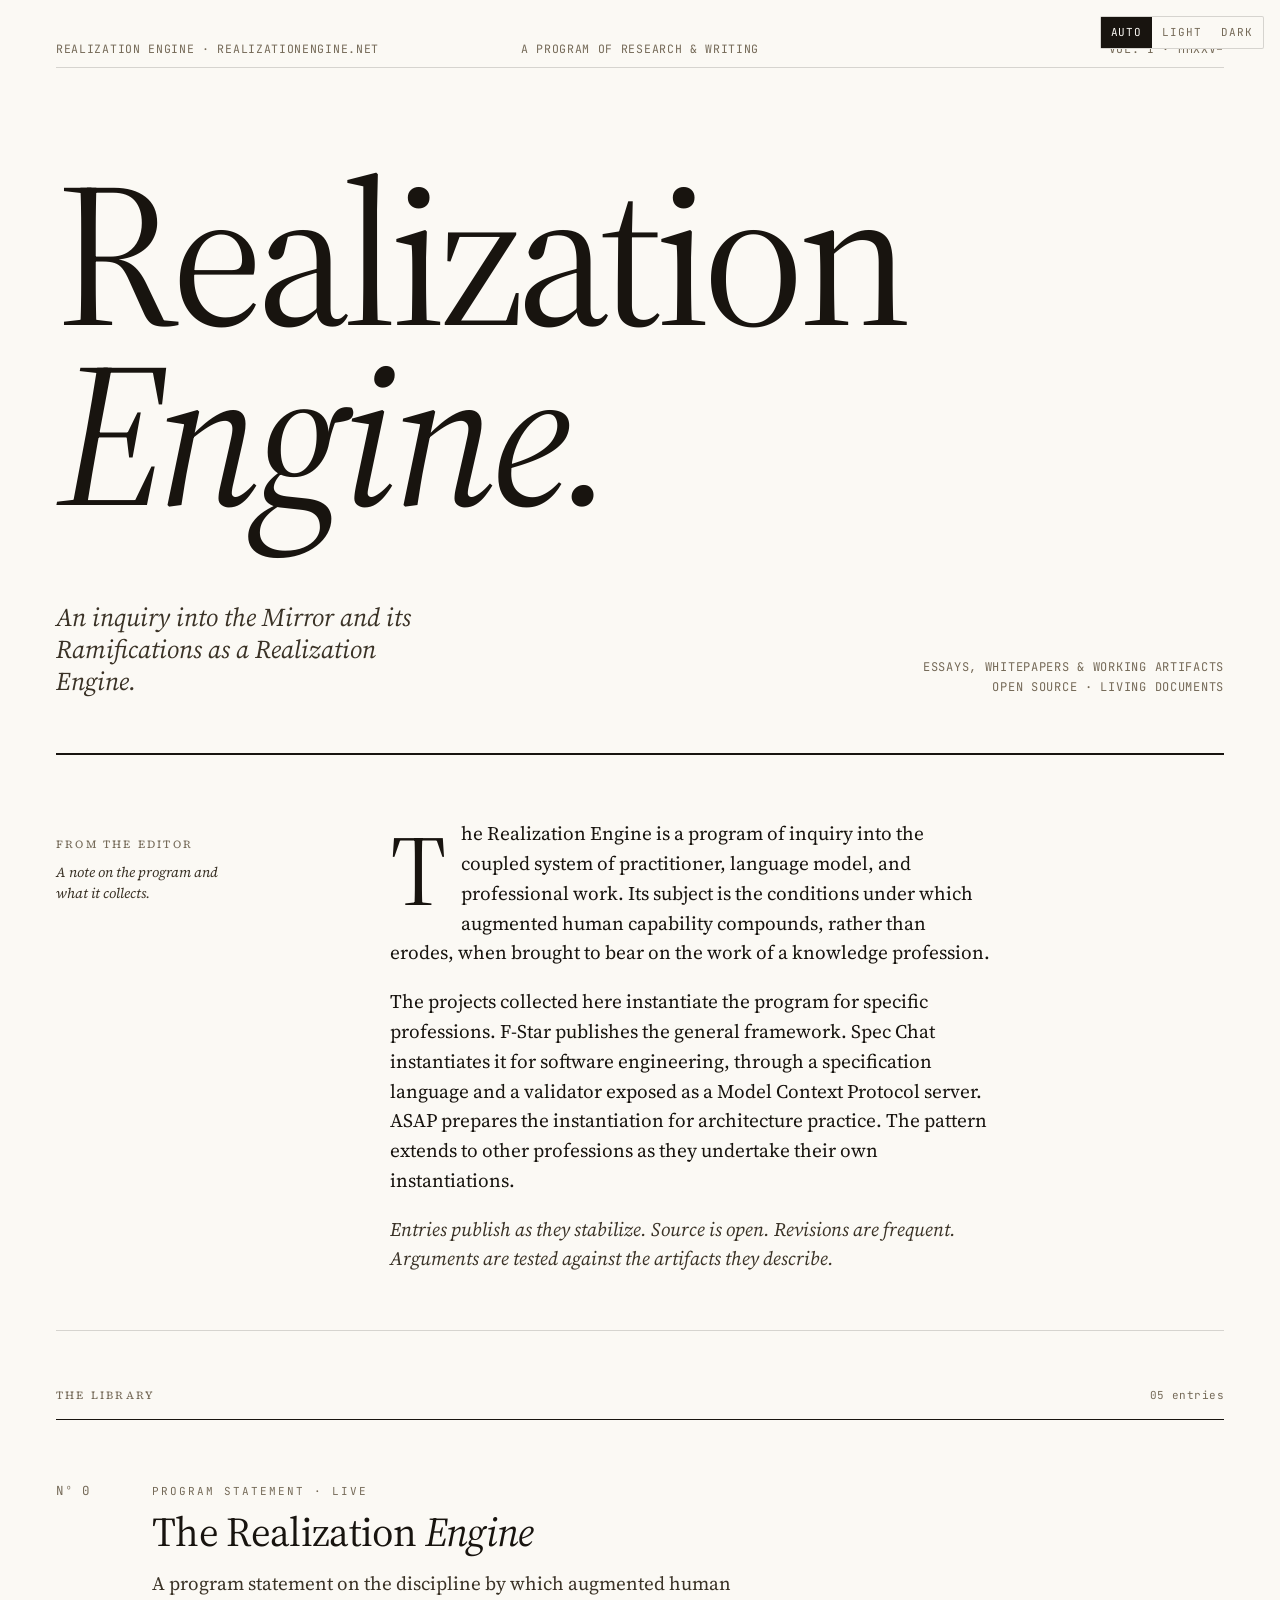
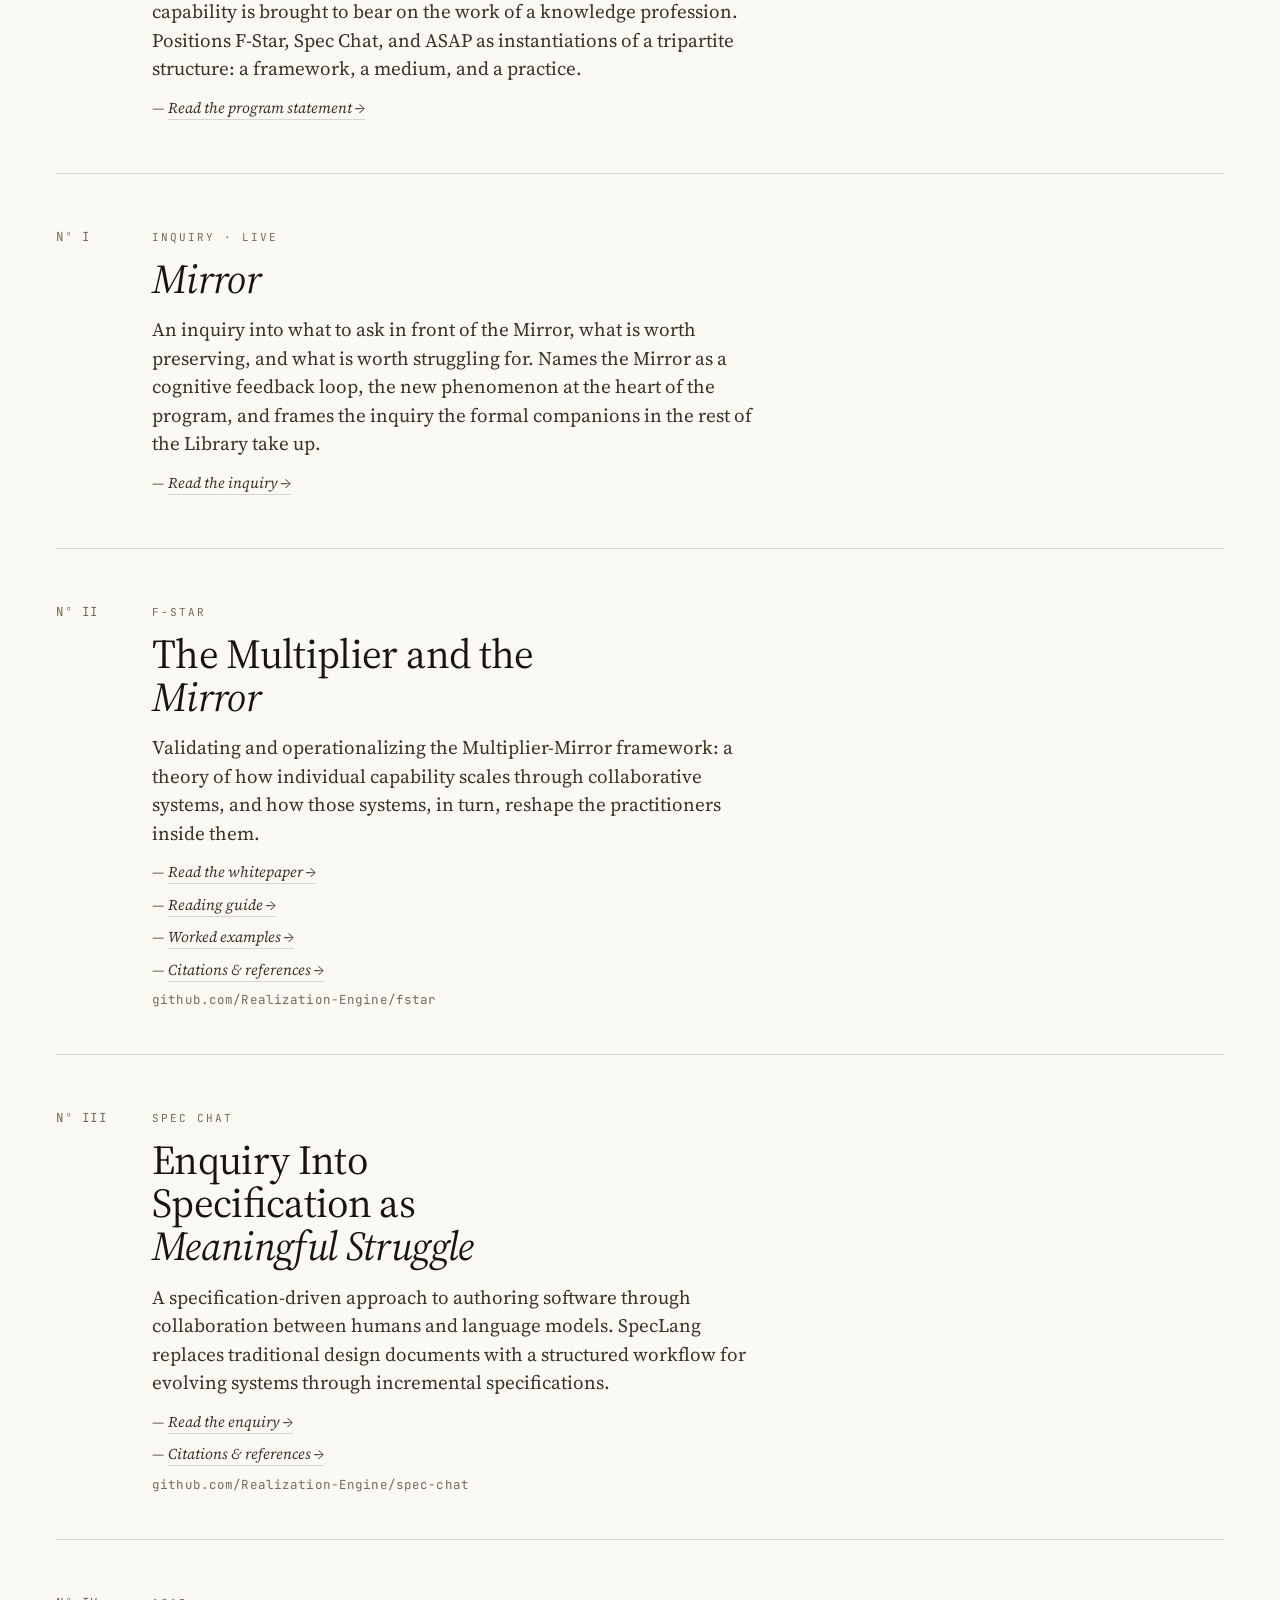
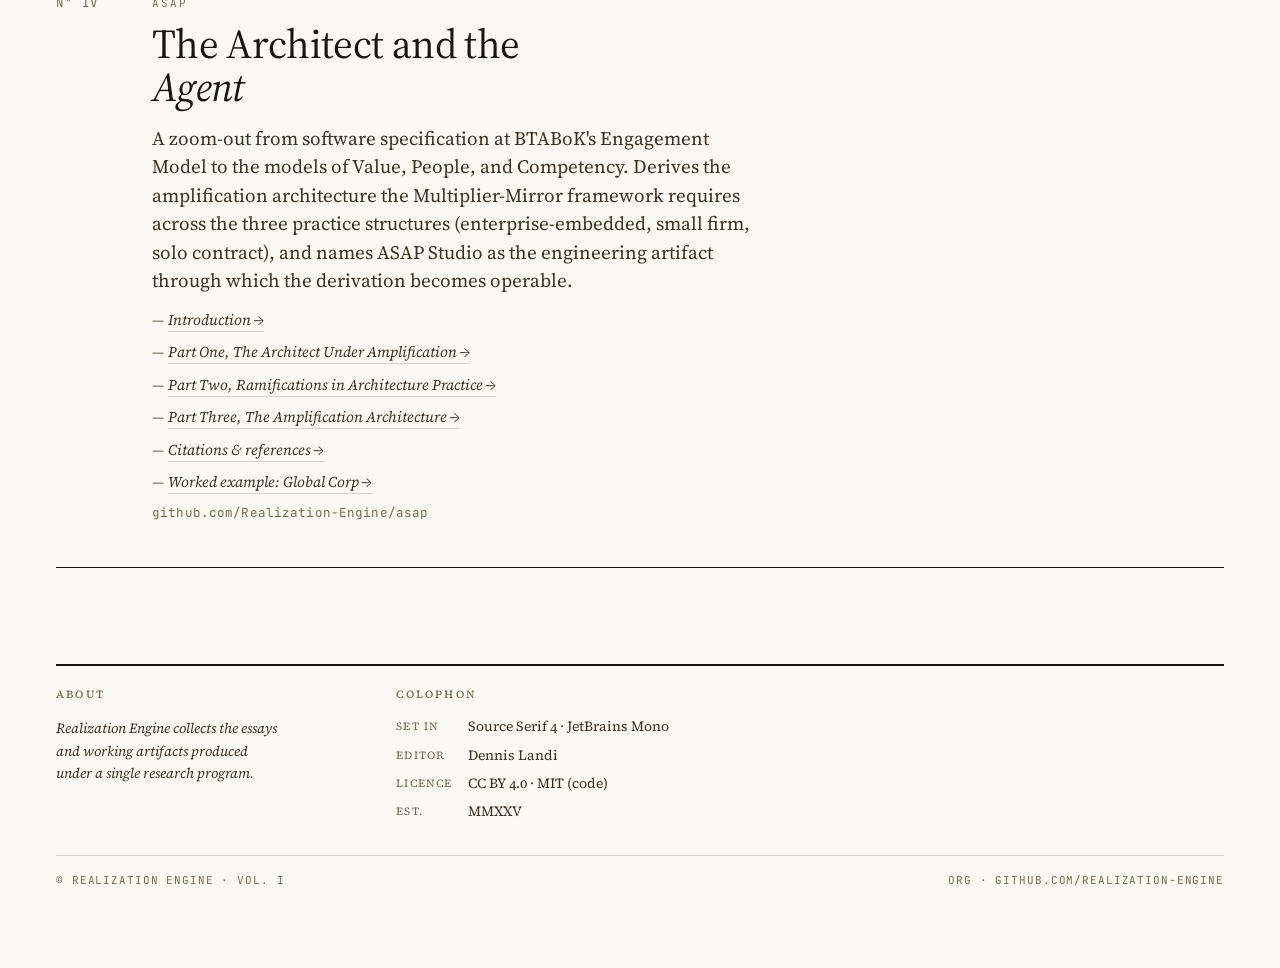
<file: index.html>
<!doctype html>
<html lang="en" data-theme="auto">
<head>
<meta charset="utf-8" />
<meta name="viewport" content="width=device-width,initial-scale=1" />
<title>Realization Engine</title>
<link rel="preconnect" href="https://fonts.googleapis.com" />
<link rel="preconnect" href="https://fonts.gstatic.com" crossorigin />
<link href="https://fonts.googleapis.com/css2?family=Source+Serif+4:ital,opsz,wght@0,8..60,300;0,8..60,400;0,8..60,500;0,8..60,600;0,8..60,700;1,8..60,400;1,8..60,500;1,8..60,600&family=JetBrains+Mono:wght@400;500&display=swap" rel="stylesheet" />
<style>
  :root {
    --paper: #fbf9f4;
    --paper-2: #f4f0e7;
    --ink: #18140f;
    --ink-2: #3a3226;
    --ink-3: #756a58;
    --rule: #18140f;
    --rule-faint: rgba(24,20,15,0.16);
    --serif: "Source Serif 4", "Source Serif Pro", "Iowan Old Style", "Palatino Linotype", Palatino, Georgia, serif;
    --mono: "JetBrains Mono", ui-monospace, "SF Mono", Menlo, Consolas, monospace;
  }
  @media (prefers-color-scheme: dark) {
    :root {
      --paper: #13110d;
      --paper-2: #1b1813;
      --ink: #ede2c9;
      --ink-2: #c8bda4;
      --ink-3: #8a7f6b;
      --rule: #ede2c9;
      --rule-faint: rgba(237,226,201,0.18);
    }
  }
  html[data-theme="light"] {
    --paper: #fbf9f4; --paper-2: #f4f0e7;
    --ink: #18140f; --ink-2: #3a3226; --ink-3: #756a58;
    --rule: #18140f; --rule-faint: rgba(24,20,15,0.16);
  }
  html[data-theme="dark"] {
    --paper: #13110d; --paper-2: #1b1813;
    --ink: #ede2c9; --ink-2: #c8bda4; --ink-3: #8a7f6b;
    --rule: #ede2c9; --rule-faint: rgba(237,226,201,0.18);
  }

  * { box-sizing: border-box; }
  html, body { margin: 0; padding: 0; }
  body {
    background: var(--paper);
    color: var(--ink);
    font-family: var(--serif);
    font-size: 18px;
    line-height: 1.5;
    font-feature-settings: "onum" 1, "kern" 1, "liga" 1;
    -webkit-font-smoothing: antialiased;
    text-rendering: optimizeLegibility;
  }
  ::selection { background: var(--ink); color: var(--paper); }
  a { color: inherit; text-decoration: none; }
  a:focus-visible { outline: 2px solid var(--ink); outline-offset: 3px; }

  .page { max-width: 1360px; margin: 0 auto; padding: 40px 56px 80px; }
  @media (max-width: 720px) { .page { padding: 24px 22px 56px; } }

  /* ───────── Top meta rule ───────── */
  .topbar {
    display: grid;
    grid-template-columns: 1fr 1fr 1fr;
    gap: 16px;
    padding-bottom: 10px;
    font-family: var(--mono);
    font-size: 11.5px;
    letter-spacing: 0.06em;
    text-transform: uppercase;
    color: var(--ink-3);
    border-bottom: 1px solid var(--rule-faint);
  }
  .topbar .mid { text-align: center; }
  .topbar .right { text-align: right; }

  /* ───────── Banner wordmark ───────── */
  .banner {
    padding: 96px 0 56px;
    border-bottom: 2px solid var(--rule);
    position: relative;
  }
  .wordmark {
    font-family: var(--serif);
    font-weight: 400;
    font-size: clamp(72px, 16vw, 240px);
    line-height: 0.88;
    letter-spacing: -0.035em;
    margin: 0;
    display: block;
    padding-bottom: 0.14em;
  }
  .wordmark em {
    font-style: italic;
    font-weight: 400;
    color: var(--ink);
  }
  .banner .subline {
    margin-top: 48px;
    display: grid;
    grid-template-columns: minmax(0, 7fr) minmax(0, 5fr);
    gap: 48px;
    align-items: end;
  }
  .banner .tag {
    font-family: var(--serif);
    font-style: italic;
    font-size: clamp(20px, 2vw, 28px);
    line-height: 1.25;
    color: var(--ink-2);
    margin: 0;
    max-width: 30ch;
  }
  .banner .meta {
    font-family: var(--mono);
    font-size: 12px;
    letter-spacing: 0.06em;
    text-transform: uppercase;
    color: var(--ink-3);
    text-align: right;
    line-height: 1.7;
  }
  .banner .meta span { display: block; }
  @media (max-width: 720px) {
    .banner { padding: 48px 0 32px; }
    .banner .subline { grid-template-columns: 1fr; gap: 22px; }
    .banner .meta { text-align: left; }
  }

  /* ───────── Standfirst / lede ───────── */
  .lede {
    display: grid;
    grid-template-columns: minmax(0, 3fr) minmax(0, 9fr);
    gap: 56px;
    padding: 64px 0 56px;
    border-bottom: 1px solid var(--rule-faint);
  }
  .lede .label {
    font-size: 11px;
    letter-spacing: 0.2em;
    text-transform: uppercase;
    color: var(--ink-3);
    padding-top: 18px;
  }
  .lede .label em {
    display: block;
    font-style: italic;
    font-size: 14px;
    letter-spacing: 0;
    text-transform: none;
    margin-top: 8px;
    color: var(--ink-2);
    max-width: 22ch;
  }
  .lede .prose {
    max-width: 60ch;
    font-size: clamp(19px, 1.5vw, 22px);
    line-height: 1.55;
  }
  .lede .prose > p { margin: 0 0 1em; color: var(--ink); }
  .lede .prose > p:last-child { margin-bottom: 0; color: var(--ink-2); font-style: italic; }
  .lede .prose > p:first-child::first-letter {
    font-family: var(--serif);
    font-weight: 400;
    font-size: 5.2em;
    line-height: 0.88;
    float: left;
    padding: 6px 14px 0 0;
    margin-top: 2px;
    color: var(--ink);
  }
  @media (max-width: 900px) {
    .lede { grid-template-columns: 1fr; gap: 16px; padding: 40px 0 36px; }
  }

  /* ───────── Article stack — single column, equal weight ───────── */
  .works {
    padding: 56px 0 24px;
  }
  @media (max-width: 900px) { .works { padding: 28px 0 16px; } }

  .section-label {
    font-size: 11px;
    letter-spacing: 0.2em;
    text-transform: uppercase;
    color: var(--ink-3);
    padding-bottom: 14px;
    border-bottom: 1px solid var(--rule);
    margin-bottom: 8px;
    display: flex;
    justify-content: space-between;
    align-items: baseline;
  }
  .section-label .count {
    font-family: var(--mono);
    font-size: 11px;
    color: var(--ink-3);
    letter-spacing: 0.04em;
    text-transform: none;
  }

  .entry {
    display: grid;
    grid-template-columns: 56px minmax(0, 1fr);
    gap: 40px;
    padding: 44px 0;
    border-bottom: 1px solid var(--rule-faint);
    align-items: baseline;
  }
  .entry:last-child { border-bottom: 1px solid var(--rule); }
  .entry .folio {
    font-family: var(--mono);
    font-size: 12.5px;
    color: var(--ink-3);
    letter-spacing: 0.04em;
    padding-top: 10px;
  }
  .entry .meta { min-width: 0; }
  .entry .kicker {
    font-family: var(--mono);
    font-size: 11px;
    letter-spacing: 0.18em;
    text-transform: uppercase;
    color: var(--ink-3);
    margin-bottom: 12px;
  }
  .entry h3 {
    margin: 0 0 14px;
    font-weight: 400;
    font-size: clamp(32px, 3.2vw, 44px);
    line-height: 1.06;
    letter-spacing: -0.016em;
    color: var(--ink);
    max-width: 22ch;
  }
  .entry h3 em { font-style: italic; }
  .entry h3 a {
    background-image: linear-gradient(var(--rule), var(--rule));
    background-size: 0 1px; background-position: 0 100%;
    background-repeat: no-repeat;
    transition: background-size 280ms ease;
    padding-bottom: 2px;
  }
  .entry h3 a:hover, .entry h3 a:focus-visible { background-size: 100% 1px; }
  .entry .dek {
    font-size: 19px;
    line-height: 1.5;
    color: var(--ink-2);
    max-width: 60ch;
    margin: 0 0 14px;
  }
  .entry .cites {
    display: block;
    font-family: var(--serif);
    font-style: italic;
    font-size: 15px;
    color: var(--ink-2);
    margin: 0 0 10px;
  }
  .entry .cites::before { content: "— "; font-style: normal; color: var(--ink-3); }
  .entry .cites a { border-bottom: 1px solid var(--rule-faint); padding-bottom: 1px; }
  .entry .cites a:hover { border-color: var(--rule); }
  .entry .cites.muted { color: var(--ink-3); }
  .entry .repo {
    display: block;
    font-family: var(--mono);
    font-size: 12.5px;
    color: var(--ink-3);
    letter-spacing: 0.01em;
  }
  .entry .repo a { border-bottom: 1px solid transparent; padding-bottom: 1px; transition: border-color 160ms ease, color 160ms ease; }
  .entry .repo a:hover { border-color: var(--rule-faint); color: var(--ink-2); }
  .entry.pending h3 { color: var(--ink-2); font-style: italic; }
  .entry.pending .dek { color: var(--ink-3); }
  .entry.pending .cites { color: var(--ink-3); }

  @media (max-width: 720px) {
    .entry { grid-template-columns: 40px 1fr; gap: 16px; padding: 32px 0; }
  }

  /* ───────── Colophon ───────── */
  .colophon-bar {
    margin-top: 72px;
    padding-top: 20px;
    border-top: 2px solid var(--rule);
    display: grid;
    grid-template-columns: minmax(0, 3fr) minmax(0, 4fr) minmax(0, 4fr);
    gap: 48px;
    font-size: 14px;
    line-height: 1.6;
  }
  .colophon-bar h4 {
    font-size: 11px;
    letter-spacing: 0.2em;
    text-transform: uppercase;
    color: var(--ink-3);
    font-weight: 500;
    margin: 0 0 12px;
  }
  .colophon-bar .about { color: var(--ink-2); font-style: italic; max-width: 28ch; }
  .colophon-bar ul { list-style: none; margin: 0; padding: 0; display: grid; gap: 6px; }
  .colophon-bar ul a {
    font-family: var(--mono);
    font-size: 13px;
    color: var(--ink-2);
    border-bottom: 1px solid var(--rule-faint);
  }
  .colophon-bar ul a:hover { border-color: var(--rule); color: var(--ink); }
  .colophon-bar dl { margin: 0; display: grid; grid-template-columns: auto 1fr; gap: 6px 16px; }
  .colophon-bar dt { font-size: 11px; letter-spacing: 0.1em; text-transform: uppercase; color: var(--ink-3); padding-top: 3px; }
  .colophon-bar dd { margin: 0; color: var(--ink-2); }
  @media (max-width: 900px) {
    .colophon-bar { grid-template-columns: 1fr; gap: 28px; }
  }

  /* Footer line */
  .foot {
    margin-top: 32px;
    padding-top: 16px;
    border-top: 1px solid var(--rule-faint);
    display: flex;
    justify-content: space-between;
    gap: 24px;
    font-family: var(--mono);
    font-size: 11px;
    letter-spacing: 0.08em;
    text-transform: uppercase;
    color: var(--ink-3);
  }

  /* ───────── Theme toggle ───────── */
  .theme-toggle {
    position: fixed;
    top: 16px;
    right: 16px;
    display: inline-flex;
    font-family: var(--mono);
    font-size: 11px;
    letter-spacing: 0.08em;
    text-transform: uppercase;
    border: 1px solid var(--rule-faint);
    background: var(--paper);
    border-radius: 2px;
    z-index: 20;
  }
  .theme-toggle button {
    appearance: none;
    background: transparent;
    color: var(--ink-3);
    border: 0;
    padding: 7px 10px;
    cursor: pointer;
    font: inherit;
    letter-spacing: 0.08em;
    text-transform: uppercase;
  }
  .theme-toggle button[aria-pressed="true"] {
    background: var(--ink);
    color: var(--paper);
  }
</style>
</head>
<body>

<div class="theme-toggle" role="group" aria-label="Theme">
  <button type="button" data-theme-btn="auto" aria-pressed="true">Auto</button>
  <button type="button" data-theme-btn="light" aria-pressed="false">Light</button>
  <button type="button" data-theme-btn="dark" aria-pressed="false">Dark</button>
</div>

<div class="page">

  <div class="topbar">
    <div class="left">Realization Engine · realizationengine.net</div>
    <div class="mid">A program of research &amp; writing</div>
    <div class="right">Vol. I · MMXXV–</div>
  </div>

  <header class="banner">
    <h1 class="wordmark">Realization<br/><em>Engine.</em></h1>
    <div class="subline">
      <p class="tag">An inquiry into the Mirror and its Ramifications as a Realization Engine.</p>
      <div class="meta">
        <span>Essays, whitepapers &amp; working artifacts</span>
        <span>Open source · Living documents</span>
      </div>
    </div>
  </header>

  <section class="lede" aria-label="Editorial introduction">
    <div class="label">From the Editor<em>A note on the program and what it collects.</em></div>
    <div class="prose">
      <p>The Realization Engine is a program of inquiry into the coupled system of practitioner, language model, and professional work. Its subject is the conditions under which augmented human capability compounds, rather than erodes, when brought to bear on the work of a knowledge profession.</p>
      <p>The projects collected here instantiate the program for specific professions. F-Star publishes the general framework. Spec Chat instantiates it for software engineering, through a specification language and a validator exposed as a Model Context Protocol server. ASAP prepares the instantiation for architecture practice. The pattern extends to other professions as they undertake their own instantiations.</p>
      <p>Entries publish as they stabilize. Source is open. Revisions are frequent. Arguments are tested against the artifacts they describe.</p>
    </div>
  </section>

  <section class="works">

    <div class="section-label">The Library <span class="count">05 entries</span></div>

    <article class="entry">
      <div class="folio">Nº 0</div>
      <div class="meta">
        <div class="kicker">Program Statement · Live</div>
        <h3><a href="/docs/The-Realization-Engine.html">The Realization <em>Engine</em></a></h3>
        <p class="dek">A program statement on the discipline by which augmented human capability is brought to bear on the work of a knowledge profession. Positions F-Star, Spec Chat, and ASAP as instantiations of a tripartite structure: a framework, a medium, and a practice.</p>
        <span class="cites"><a href="/docs/The-Realization-Engine.html">Read the program statement →</a></span>
      </div>
    </article>

    <article class="entry">
      <div class="folio">Nº I</div>
      <div class="meta">
        <div class="kicker">Inquiry · Live</div>
        <h3><a href="/docs/Mirror.html"><em>Mirror</em></a></h3>
        <p class="dek">An inquiry into what to ask in front of the Mirror, what is worth preserving, and what is worth struggling for. Names the Mirror as a cognitive feedback loop, the new phenomenon at the heart of the program, and frames the inquiry the formal companions in the rest of the Library take up.</p>
        <span class="cites"><a href="/docs/Mirror.html">Read the inquiry →</a></span>
      </div>
    </article>

    <article class="entry">
      <div class="folio">Nº II</div>
      <div class="meta">
        <div class="kicker">F-Star</div>
        <h3><a href="https://realizationengine.net/fstar/docs/The_Multiplier_and_the_Mirror.html">The Multiplier and the <em>Mirror</em></a></h3>
        <p class="dek">Validating and operationalizing the Multiplier-Mirror framework: a theory of how individual capability scales through collaborative systems, and how those systems, in turn, reshape the practitioners inside them.</p>
        <span class="cites"><a href="https://realizationengine.net/fstar/docs/The_Multiplier_and_the_Mirror.html">Read the whitepaper →</a></span>
        <span class="cites"><a href="https://realizationengine.net/fstar/docs/How-to-Read-the-Equations.html">Reading guide →</a></span>
        <span class="cites"><a href="https://realizationengine.net/fstar/docs/F%20Star%20Equations%20Workshop.html">Worked examples →</a></span>
        <span class="cites"><a href="https://realizationengine.net/fstar/docs/The_Multiplier_and_the_Mirror_Citations.html">Citations &amp; references →</a></span>
        <span class="repo"><a href="https://github.com/Realization-Engine/fstar">github.com/Realization-Engine/fstar</a></span>
      </div>
    </article>

    <article class="entry">
      <div class="folio">Nº III</div>
      <div class="meta">
        <div class="kicker">Spec Chat</div>
        <h3><a href="https://realizationengine.net/spec-chat/docs/theory/Enquiry-Into-Specification-as-Meaningful-Struggle.html">Enquiry Into Specification as <em>Meaningful Struggle</em></a></h3>
        <p class="dek">A specification-driven approach to authoring software through collaboration between humans and language models. SpecLang replaces traditional design documents with a structured workflow for evolving systems through incremental specifications.</p>
        <span class="cites"><a href="https://realizationengine.net/spec-chat/docs/theory/Enquiry-Into-Specification-as-Meaningful-Struggle.html">Read the enquiry →</a></span>
        <span class="cites"><a href="https://realizationengine.net/spec-chat/docs/theory/Enquiry-Into-Specification-as-Meaningful-Struggle_Citations.html">Citations &amp; references →</a></span>
        <span class="repo"><a href="https://github.com/Realization-Engine/spec-chat">github.com/Realization-Engine/spec-chat</a></span>
      </div>
    </article>

    <article class="entry">
      <div class="folio">Nº IV</div>
      <div class="meta">
        <div class="kicker">ASAP</div>
        <h3><a href="https://realizationengine.net/asap/docs/The_Architect_and_the_Agent.html">The Architect and the <em>Agent</em></a></h3>
        <p class="dek">A zoom-out from software specification at BTABoK's Engagement Model to the models of Value, People, and Competency. Derives the amplification architecture the Multiplier-Mirror framework requires across the three practice structures (enterprise-embedded, small firm, solo contract), and names ASAP Studio as the engineering artifact through which the derivation becomes operable.</p>
        <span class="cites"><a href="https://realizationengine.net/asap/docs/The_Architect_and_the_Agent.html">Introduction →</a></span>
        <span class="cites"><a href="https://realizationengine.net/asap/docs/The_Architect_and_the_Agent-Part-One.html">Part One, The Architect Under Amplification →</a></span>
        <span class="cites"><a href="https://realizationengine.net/asap/docs/The_Architect_and_the_Agent-Part-Two.html">Part Two, Ramifications in Architecture Practice →</a></span>
        <span class="cites"><a href="https://realizationengine.net/asap/docs/The_Architect_and_the_Agent-Part-Three.html">Part Three, The Amplification Architecture →</a></span>
        <span class="cites"><a href="https://realizationengine.net/asap/docs/The_Architect_and_the_Agent_Citations.html">Citations &amp; references →</a></span>
        <span class="cites"><a href="https://realizationengine.net/asap/docs/examples/global-corp/Global-Corp-Exemplar.html">Worked example: Global Corp →</a></span>
        <span class="repo"><a href="https://github.com/Realization-Engine/asap">github.com/Realization-Engine/asap</a></span>
      </div>
    </article>

  </section>

  <section class="colophon-bar" aria-label="Colophon">
    <div>
      <h4>About</h4>
      <p class="about">Realization Engine collects the essays and working artifacts produced under a single research program.</p>
    </div>
    <div>
      <h4>Colophon</h4>
      <dl>
        <dt>Set in</dt><dd>Source Serif 4 · JetBrains Mono</dd>
        <dt>Editor</dt><dd>Dennis Landi</dd>
        <dt>Licence</dt><dd>CC BY 4.0 · MIT (code)</dd>
        <dt>Est.</dt><dd>MMXXV</dd>
      </dl>
    </div>
  </section>

  <div class="foot">
    <div>© Realization Engine · Vol. I</div>
    <div><a href="https://github.com/Realization-Engine">Org · github.com/Realization-Engine</a></div>
  </div>

</div>

<script>
  (function () {
    const root = document.documentElement;
    const key = 're.theme';
    const saved = localStorage.getItem(key) || 'auto';
    const apply = (v) => {
      root.setAttribute('data-theme', v);
      document.querySelectorAll('[data-theme-btn]').forEach(b => {
        b.setAttribute('aria-pressed', String(b.dataset.themeBtn === v));
      });
    };
    apply(saved);
    document.querySelectorAll('[data-theme-btn]').forEach(btn => {
      btn.addEventListener('click', () => {
        const v = btn.dataset.themeBtn;
        localStorage.setItem(key, v);
        apply(v);
      });
    });
  })();
</script>

</body>
</html>
</file>
